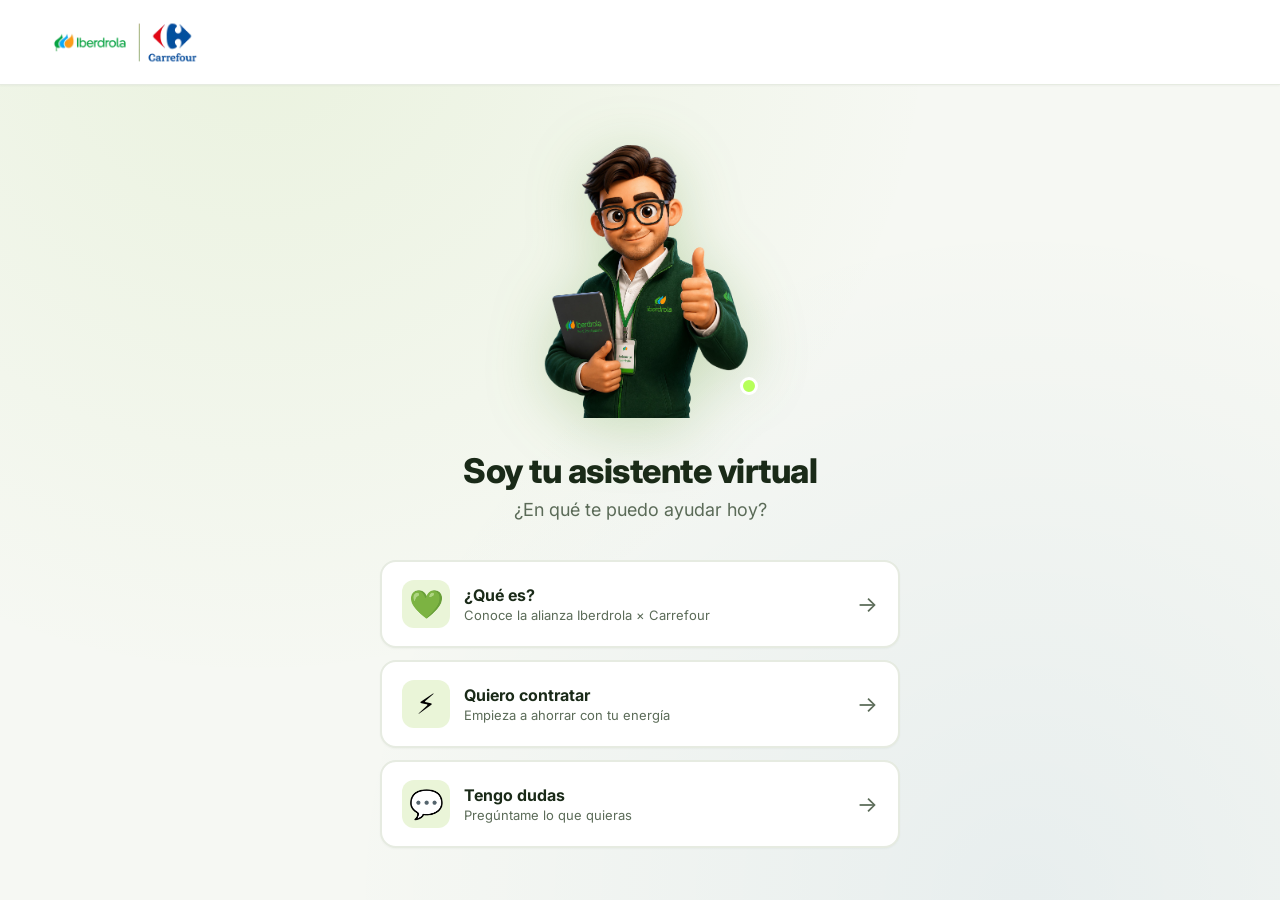
<file: index.html>
<!DOCTYPE html>
<html lang="es">
<head>
  <meta charset="UTF-8" />
  <meta name="viewport" content="width=device-width, initial-scale=1.0, maximum-scale=1.0, user-scalable=no" />
  <title>Asistente Virtual</title>
  <link rel="preconnect" href="https://fonts.googleapis.com">
  <link rel="preconnect" href="https://fonts.gstatic.com" crossorigin>
  <link href="https://fonts.googleapis.com/css2?family=Inter:wght@400;500;600;700;800&display=swap" rel="stylesheet">
  <link rel="stylesheet" href="styles.css" />
  <link rel="icon" type="image/png" href="favicon.png" />
</head>
<body>
  <div class="page">
    <!-- Cabecera de marca -->
    <header class="brand-bar">
      <div class="brand-left">
        <img src="iberdrolaa.png" alt="Iberdrola × Carrefour" class="logo-combo" />
      </div>
    </header>

    <!-- ============ PANTALLA 1: BIENVENIDA ============ -->
    <section class="welcome-screen" id="welcome-screen">
      <div class="welcome-content">

        <!-- Avatar (imagen personalizada) -->
        <div class="avatar-hero">
          <img src="personita.png" alt="Asistente Virtual" class="avatar-img" />
          <div class="status-pulse"></div>
        </div>

        <h1 class="welcome-title">Soy tu asistente virtual</h1>
        <p class="welcome-subtitle">¿En qué te puedo ayudar hoy?</p>

        <div class="welcome-buttons">
          <button class="welcome-btn" data-intent="que_es">
            <span class="welcome-btn-icon">💚</span>
            <span class="welcome-btn-content">
              <span class="welcome-btn-title">¿Qué es?</span>
              <span class="welcome-btn-desc">Conoce la alianza Iberdrola × Carrefour</span>
            </span>
            <span class="welcome-btn-arrow">→</span>
          </button>

          <button class="welcome-btn" data-intent="contratar">
            <span class="welcome-btn-icon">⚡</span>
            <span class="welcome-btn-content">
              <span class="welcome-btn-title">Quiero contratar</span>
              <span class="welcome-btn-desc">Empieza a ahorrar con tu energía</span>
            </span>
            <span class="welcome-btn-arrow">→</span>
          </button>

          <button class="welcome-btn" data-intent="dudas">
            <span class="welcome-btn-icon">💬</span>
            <span class="welcome-btn-content">
              <span class="welcome-btn-title">Tengo dudas</span>
              <span class="welcome-btn-desc">Pregúntame lo que quieras</span>
            </span>
            <span class="welcome-btn-arrow">→</span>
          </button>
        </div>
      </div>
    </section>

    <!-- ============ PANTALLA 2: CHATBOT ============ -->
    <main class="chat-wrapper" id="chat-wrapper" hidden>
      <div class="chat" id="chat">

        <!-- Cabecera del chat -->
        <div class="chat-header">
          <button class="back-btn" id="back-btn" aria-label="Volver">
            <svg viewBox="0 0 24 24" fill="none" stroke="currentColor" stroke-width="2.5" stroke-linecap="round" stroke-linejoin="round">
              <polyline points="15 18 9 12 15 6"/>
            </svg>
          </button>
          <div class="chat-header-info">
            <h2>Asistente Virtual</h2>
          </div>
        </div>

        <!-- Mensajes -->
        <div class="messages" id="messages"></div>

        <!-- Accesos rápidos -->
        <div class="shortcuts" id="shortcuts">
          <button class="shortcut" data-key="colaboracion">¿Qué es la promoción?</button>
          <button class="shortcut" data-key="socio">Hacerme socio</button>
          <button class="shortcut" data-key="vincular">Vincular contrato</button>
        </div>

        <!-- Caja de entrada -->
        <form class="input-bar" id="input-bar" autocomplete="off">
          <input
            type="text"
            id="user-input"
            placeholder="Escribe tu pregunta…"
            aria-label="Escribe tu pregunta"
          />
          <button type="submit" id="send-btn" aria-label="Enviar">
            <svg viewBox="0 0 24 24" fill="none" stroke="currentColor" stroke-width="2" stroke-linecap="round" stroke-linejoin="round">
              <line x1="22" y1="2" x2="11" y2="13"/>
              <polygon points="22 2 15 22 11 13 2 9 22 2"/>
            </svg>
          </button>
        </form>
      </div>
    </main>
  </div>

  <script src="script.js"></script>
</body>
</html>
</file>
<file: styles.css>
/* ====== Variables Iberdrola ====== */
:root {
  --iberdrola-green: #80be27;
  --iberdrola-green-dark: #4a8b1a;
  --iberdrola-green-soft: #eaf5d8;
  --carrefour-blue: #004e9f;
  --carrefour-red: #e3061a;
  --ink: #1a2a18;
  --ink-soft: #5b6b58;
  --line: #e6ebe1;
  --bg: #f6f8f3;
  --white: #ffffff;
  --shadow-sm: 0 1px 2px rgba(20, 40, 10, 0.04);
  --shadow-md: 0 8px 24px rgba(20, 40, 10, 0.08);
  --shadow-lg: 0 20px 50px rgba(20, 40, 10, 0.12);
  --radius: 16px;
}

/* ====== Reset ====== */
* { box-sizing: border-box; margin: 0; padding: 0; }

html, body {
  height: 100%;
  width: 100%;
  overflow: hidden;
  font-family: 'Inter', system-ui, -apple-system, sans-serif;
  color: var(--ink);
  background: var(--bg);
  -webkit-font-smoothing: antialiased;
}

/* ====== Layout general ====== */
.page {
  height: 100vh;
  height: 100dvh;
  width: 100vw;
  display: flex;
  flex-direction: column;
  background:
    radial-gradient(circle at 20% 0%, rgba(128, 190, 39, 0.10) 0%, transparent 50%),
    radial-gradient(circle at 80% 100%, rgba(0, 78, 159, 0.06) 0%, transparent 50%),
    var(--bg);
}

/* ====== Cabecera de marca ====== */
.brand-bar {
  display: flex;
  align-items: center;
  padding: clamp(12px, 2vw, 18px) clamp(16px, 3vw, 28px);
  background: var(--white);
  border-bottom: 1px solid var(--line);
  box-shadow: var(--shadow-sm);
  flex-shrink: 0;
}

.brand-left {
  display: flex;
  align-items: center;
  min-width: 0;
}

.logo-combo {
  height: clamp(32px, 4.5vw, 48px);
  width: auto;
  display: block;
  flex-shrink: 0;
}

/* ====== PANTALLA 1: BIENVENIDA ====== */
.welcome-screen {
  flex: 1;
  display: flex;
  align-items: center;
  justify-content: center;
  padding: clamp(20px, 4vw, 40px);
  overflow-y: auto;
  animation: slideInRight 0.4s ease-out;
}

.welcome-screen[hidden] { display: none; }

@keyframes slideInRight {
  from { opacity: 0; transform: translateX(-20px); }
  to { opacity: 1; transform: translateX(0); }
}

.welcome-content {
  width: 100%;
  max-width: 520px;
  display: flex;
  flex-direction: column;
  align-items: center;
  text-align: center;
}

/* Avatar */
.avatar-hero {
  width: clamp(180px, 30vw, 280px);
  height: clamp(180px, 30vw, 280px);
  position: relative;
  margin-bottom: clamp(20px, 3vw, 32px);
  animation: floatUp 3s ease-in-out infinite;
}

@keyframes floatUp {
  0%, 100% { transform: translateY(0); }
  50% { transform: translateY(-6px); }
}

.avatar-img {
  width: 100%;
  height: 100%;
  object-fit: contain;
  filter: drop-shadow(0 10px 30px rgba(74, 139, 26, 0.25));
}

.status-pulse {
  position: absolute;
  bottom: 8%;
  right: 8%;
  width: 18px;
  height: 18px;
  background: #b6ff5a;
  border: 3px solid var(--white);
  border-radius: 50%;
  box-shadow: 0 0 0 0 rgba(128, 190, 39, 0.6);
  animation: pulseDot 2s infinite;
}

@keyframes pulseDot {
  0% { box-shadow: 0 0 0 0 rgba(128, 190, 39, 0.6); }
  70% { box-shadow: 0 0 0 12px rgba(128, 190, 39, 0); }
  100% { box-shadow: 0 0 0 0 rgba(128, 190, 39, 0); }
}

.welcome-title {
  font-size: clamp(24px, 3.5vw, 34px);
  font-weight: 800;
  color: var(--ink);
  letter-spacing: -0.5px;
  margin-bottom: 8px;
}

.welcome-subtitle {
  font-size: clamp(15px, 1.8vw, 18px);
  color: var(--ink-soft);
  margin-bottom: clamp(24px, 4vw, 40px);
}

/* Botones */
.welcome-buttons {
  display: flex;
  flex-direction: column;
  gap: 12px;
  width: 100%;
}

.welcome-btn {
  display: flex;
  align-items: center;
  gap: 14px;
  width: 100%;
  background: var(--white);
  border: 2px solid var(--line);
  border-radius: var(--radius);
  padding: 18px 20px;
  cursor: pointer;
  transition: all 0.25s ease;
  font-family: inherit;
  text-align: left;
  box-shadow: var(--shadow-sm);
}

.welcome-btn:hover, .welcome-btn:focus-visible {
  border-color: var(--iberdrola-green);
  transform: translateY(-2px);
  box-shadow: 0 10px 30px rgba(128, 190, 39, 0.2);
  outline: none;
}

.welcome-btn:hover .welcome-btn-arrow {
  transform: translateX(4px);
  color: var(--iberdrola-green-dark);
}

.welcome-btn-icon {
  font-size: 28px;
  flex-shrink: 0;
  width: 48px;
  height: 48px;
  display: flex;
  align-items: center;
  justify-content: center;
  background: var(--iberdrola-green-soft);
  border-radius: 12px;
}

.welcome-btn-content {
  flex: 1;
  display: flex;
  flex-direction: column;
  gap: 2px;
  min-width: 0;
}

.welcome-btn-title {
  font-size: 16px;
  font-weight: 700;
  color: var(--ink);
}

.welcome-btn-desc {
  font-size: 13px;
  color: var(--ink-soft);
  font-weight: 400;
}

.welcome-btn-arrow {
  font-size: 22px;
  color: var(--ink-soft);
  transition: all 0.25s ease;
  flex-shrink: 0;
}

/* ====== PANTALLA 2: CHAT (ocupa todo el espacio) ====== */
.chat-wrapper {
  flex: 1;
  display: flex;
  min-height: 0;
  overflow: hidden;
  animation: slideInLeft 0.4s ease-out;
}

.chat-wrapper[hidden] { display: none; }

@keyframes slideInLeft {
  from { opacity: 0; transform: translateX(20px); }
  to { opacity: 1; transform: translateX(0); }
}

.chat {
  width: 100%;
  height: 100%;
  background: var(--white);
  display: flex;
  flex-direction: column;
  overflow: hidden;
}

.chat-header {
  display: flex;
  align-items: center;
  gap: 12px;
  padding: 16px 20px;
  background: linear-gradient(135deg, var(--iberdrola-green) 0%, var(--iberdrola-green-dark) 100%);
  color: white;
  flex-shrink: 0;
}

.back-btn {
  width: 36px;
  height: 36px;
  border: none;
  background: rgba(255, 255, 255, 0.15);
  color: white;
  border-radius: 50%;
  display: flex;
  align-items: center;
  justify-content: center;
  cursor: pointer;
  transition: background 0.2s ease;
  flex-shrink: 0;
}

.back-btn:hover { background: rgba(255, 255, 255, 0.25); }
.back-btn svg { width: 18px; height: 18px; }

.chat-header-info h2 {
  font-size: 16px;
  font-weight: 600;
  letter-spacing: -0.2px;
}

/* Mensajes — centrados con ancho máximo legible en pantallas grandes */
.messages {
  flex: 1;
  overflow-y: auto;
  overflow-x: hidden;
  padding: 20px clamp(16px, 4vw, 40px);
  background:
    linear-gradient(180deg, rgba(234, 245, 216, 0.3) 0%, transparent 100%),
    var(--white);
  display: flex;
  flex-direction: column;
  gap: 12px;
  scroll-behavior: smooth;
  min-height: 0;
  align-items: stretch;
}

/* Limita el ancho del contenido de mensajes en pantallas anchas */
.messages > * {
  max-width: 720px;
  width: 100%;
  margin-left: auto;
  margin-right: auto;
}

.messages::-webkit-scrollbar { width: 6px; }
.messages::-webkit-scrollbar-thumb {
  background: var(--line);
  border-radius: 3px;
}

.message {
  max-width: min(85%, 600px);
  padding: 12px 16px;
  border-radius: 18px;
  font-size: 14.5px;
  line-height: 1.5;
  animation: fadeInUp 0.3s ease-out;
  word-wrap: break-word;
}

@keyframes fadeInUp {
  from { opacity: 0; transform: translateY(8px); }
  to { opacity: 1; transform: translateY(0); }
}

.message.bot {
  background: var(--iberdrola-green-soft);
  color: var(--ink);
  align-self: flex-start;
  margin-right: auto;
  margin-left: 0;
  border-bottom-left-radius: 4px;
}

.message.user {
  background: var(--iberdrola-green);
  color: white;
  align-self: flex-end;
  margin-left: auto;
  margin-right: 0;
  border-bottom-right-radius: 4px;
}

.message a {
  color: var(--carrefour-blue);
  font-weight: 600;
  text-decoration: underline;
  word-break: break-word;
}

.message.user a { color: white; }
.message strong { font-weight: 600; }
.message ul { margin: 8px 0 4px 18px; }
.message li { margin: 4px 0; }

/* Indicador de "escribiendo" */
.typing {
  background: var(--iberdrola-green-soft);
  align-self: flex-start;
  margin-right: auto;
  margin-left: 0;
  padding: 14px 18px;
  border-radius: 18px;
  border-bottom-left-radius: 4px;
  display: flex;
  gap: 4px;
  max-width: 80px;
}

.typing span {
  width: 7px;
  height: 7px;
  background: var(--iberdrola-green-dark);
  border-radius: 50%;
  animation: typing 1.4s infinite ease-in-out;
}

.typing span:nth-child(2) { animation-delay: 0.2s; }
.typing span:nth-child(3) { animation-delay: 0.4s; }

@keyframes typing {
  0%, 60%, 100% { transform: translateY(0); opacity: 0.5; }
  30% { transform: translateY(-6px); opacity: 1; }
}

/* Accesos rápidos */
.shortcuts {
  display: flex;
  gap: 8px;
  padding: 10px clamp(16px, 4vw, 40px);
  background: var(--white);
  border-top: 1px solid var(--line);
  overflow-x: auto;
  scrollbar-width: none;
  -webkit-overflow-scrolling: touch;
  flex-shrink: 0;
  justify-content: center;
}

.shortcuts::-webkit-scrollbar { display: none; }

.shortcut {
  flex-shrink: 0;
  background: var(--white);
  border: 1.5px solid var(--iberdrola-green);
  color: var(--iberdrola-green-dark);
  padding: 8px 14px;
  border-radius: 50px;
  font-size: 12.5px;
  font-weight: 500;
  cursor: pointer;
  transition: all 0.2s ease;
  font-family: inherit;
  white-space: nowrap;
}

.shortcut:hover {
  background: var(--iberdrola-green);
  color: white;
  transform: translateY(-1px);
  box-shadow: 0 4px 12px rgba(128, 190, 39, 0.3);
}

/* Caja de entrada */
.input-bar {
  display: flex;
  gap: 10px;
  padding: 14px clamp(16px, 4vw, 40px);
  background: var(--white);
  border-top: 1px solid var(--line);
  flex-shrink: 0;
  max-width: 800px;
  width: 100%;
  margin: 0 auto;
}

#user-input {
  flex: 1;
  min-width: 0;
  border: 1.5px solid var(--line);
  background: var(--bg);
  padding: 12px 16px;
  border-radius: 50px;
  font-size: 16px;
  font-family: inherit;
  color: var(--ink);
  outline: none;
  transition: border-color 0.2s, background 0.2s;
}

#user-input:focus {
  border-color: var(--iberdrola-green);
  background: var(--white);
}

#send-btn {
  width: 44px;
  height: 44px;
  border: none;
  background: var(--iberdrola-green);
  color: white;
  border-radius: 50%;
  display: flex;
  align-items: center;
  justify-content: center;
  cursor: pointer;
  transition: all 0.2s ease;
  flex-shrink: 0;
}

#send-btn:hover {
  background: var(--iberdrola-green-dark);
  transform: scale(1.05);
}

#send-btn svg { width: 18px; height: 18px; }

/* ====== Responsive: móviles pequeños ====== */
@media (max-width: 520px) {
  .welcome-btn { padding: 14px 16px; }
  .welcome-btn-icon { width: 42px; height: 42px; font-size: 24px; }
}
</file>
